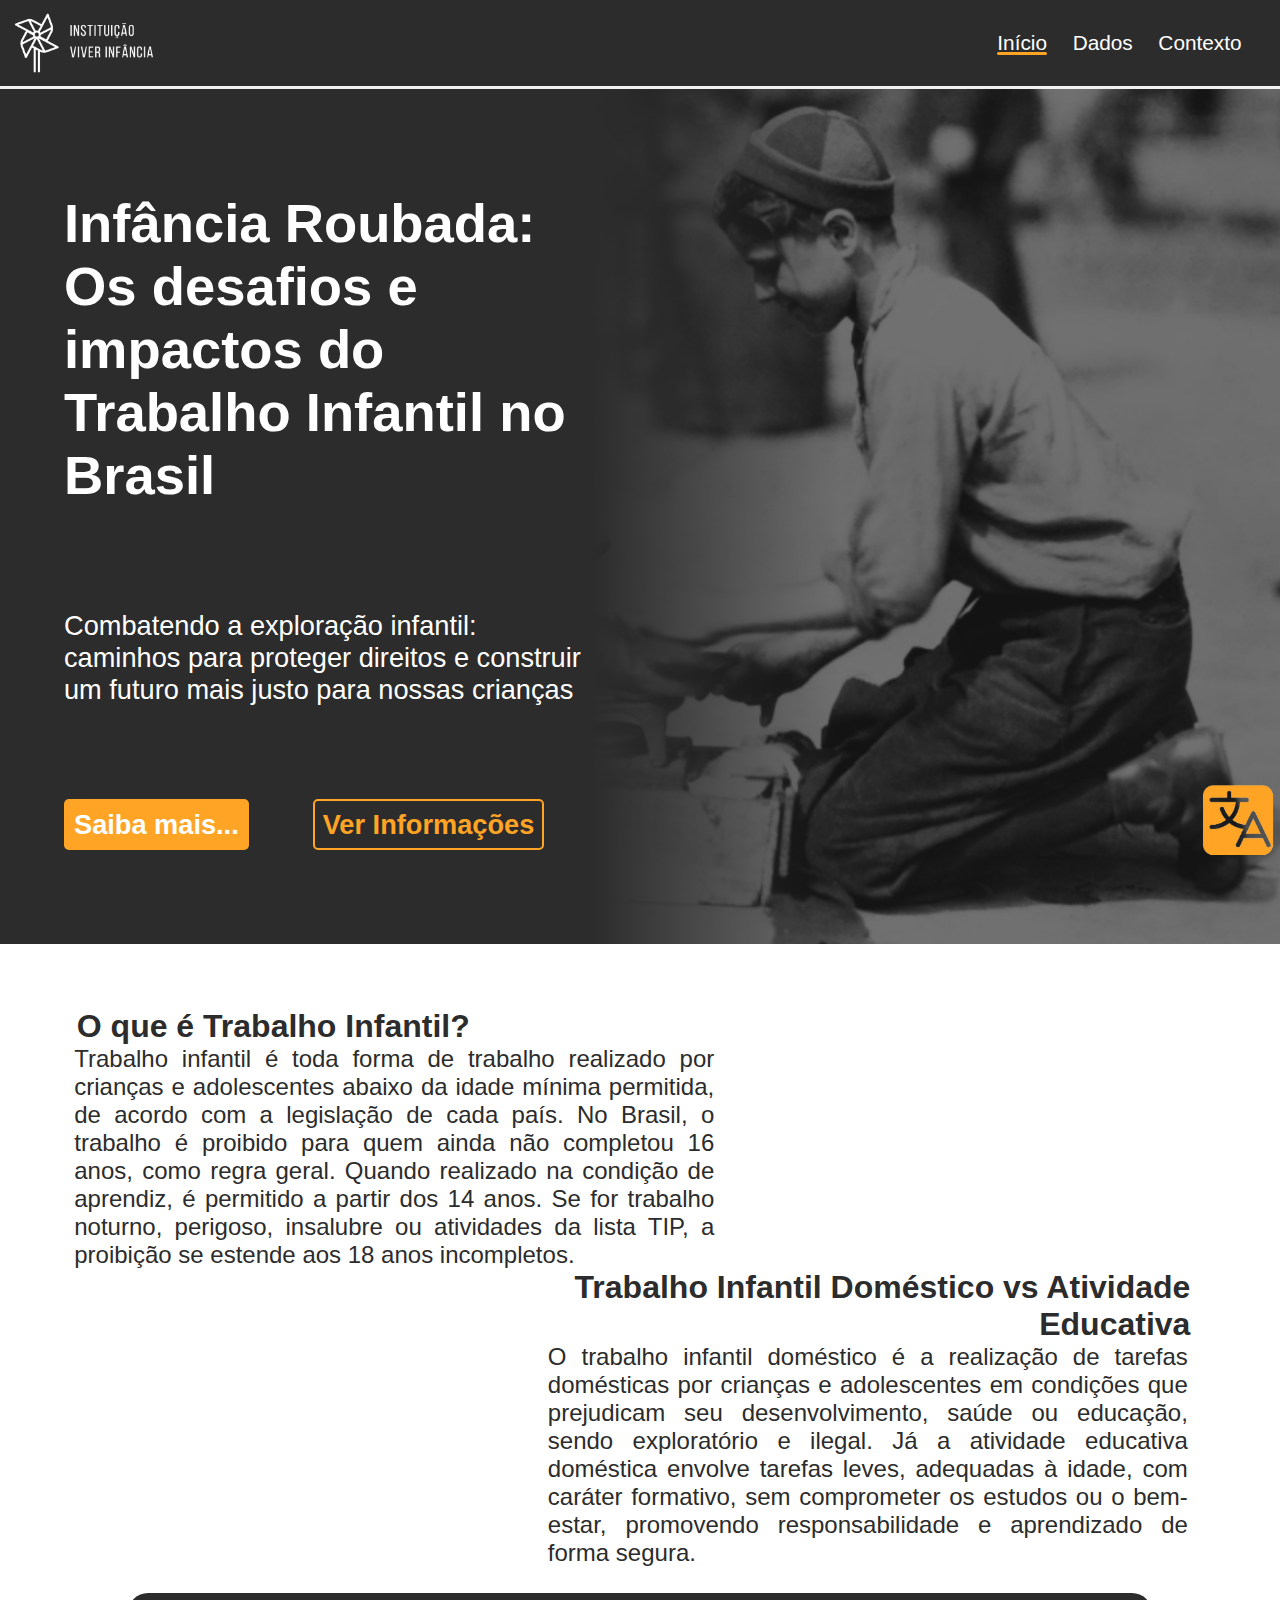
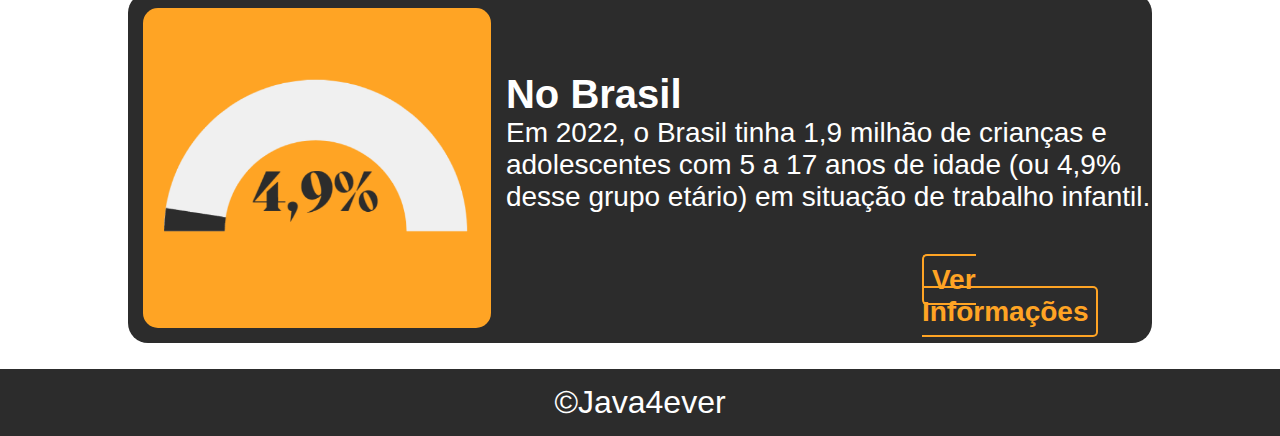
<file: index.html>
<!DOCTYPE html>
<html lang="pt-br">

<head>
  <meta charset="UTF-8">
  <meta name="viewport" content="width=device-width, initial-scale=1.0">
  <title>Início</title>
  <link rel="stylesheet" href="css/style.css">
  <link rel="shortcut icon" href="img/icon.png" type="imagen/x-icon">
</head>

<body>
  <nav>
    <img src="img/logo_marca.png" alt="logo e o nome da marca">
    <ul>
      <li class="ativo">Início</li>
      <li><a href="dados.html">Dados</a></li>
      <li><a href="contexto.html">Contexto</a></li>
    </ul>
  </nav>

  <div class="linha"></div>
  <div class="banner">
    <div class="ladoEsq">

      <h1>Infância Roubada: Os desafios e impactos do Trabalho Infantil no Brasil</h1>

      <p>Combatendo a exploração infantil: caminhos para proteger direitos e construir um futuro mais justo para nossas
        crianças</p>

      <div class="botoes">
        <div class="SaiMais"><a href="contexto.html">Saiba mais...</a></div>
        <div class="verInfo"><a href="dados.html">Ver Informações</a></div>
      </div>

    </div>
    <img src="img/banner01.png" alt="">
  </div>

  <main>
    <div class="linhaIni">
      <div class="txt">
        <h1>O que é Trabalho Infantil?</h1>
        <p>Trabalho infantil é toda forma de trabalho realizado por crianças e adolescentes abaixo da idade mínima
          permitida, de acordo com a legislação de cada país. No Brasil, o trabalho é proibido para quem ainda não
          completou 16 anos, como regra geral. Quando realizado na condição de aprendiz, é permitido a partir dos 14
          anos.
          Se for trabalho noturno, perigoso, insalubre ou atividades da lista TIP, a proibição se estende aos 18 anos
          incompletos.</p>
      </div>
    </div>
    <div class="linhaFinal">
      <div class="txt">
        <h1>Trabalho Infantil Doméstico vs Atividade Educativa</h1>
        <p>O trabalho infantil doméstico é a realização de tarefas domésticas por crianças e adolescentes em condições
          que
          prejudicam seu desenvolvimento, saúde ou educação, sendo exploratório e ilegal. Já a atividade educativa
          doméstica envolve tarefas leves, adequadas à idade, com caráter formativo, sem comprometer os estudos ou o
          bem-estar, promovendo responsabilidade e aprendizado de forma segura.</p>
      </div>
    </div>
  </main>
  <section>
    <div class="grfc">
      <img src="img/4,9.png" alt="">
      <div class="lado">
        <h1>No Brasil</h1>
        <p>Em 2022, o Brasil tinha 1,9 milhão de
          crianças e adolescentes com 5 a 17
          anos de idade (ou 4,9% desse grupo
          etário) em situação de trabalho infantil.</p>
        <div class="botoes">
          <div class="verInfo"><a href="dados.html">Ver Informações</a></div>
        </div>
      </div>
    </div>
  </section>
  <footer>
    <p>©Java4ever</p>
  </footer>
  <div class="icone">
    <a href="home.html"><img src="img/icone de traduzir.png" alt="icone"></a>
  </div>
</body>

</html>
</file>
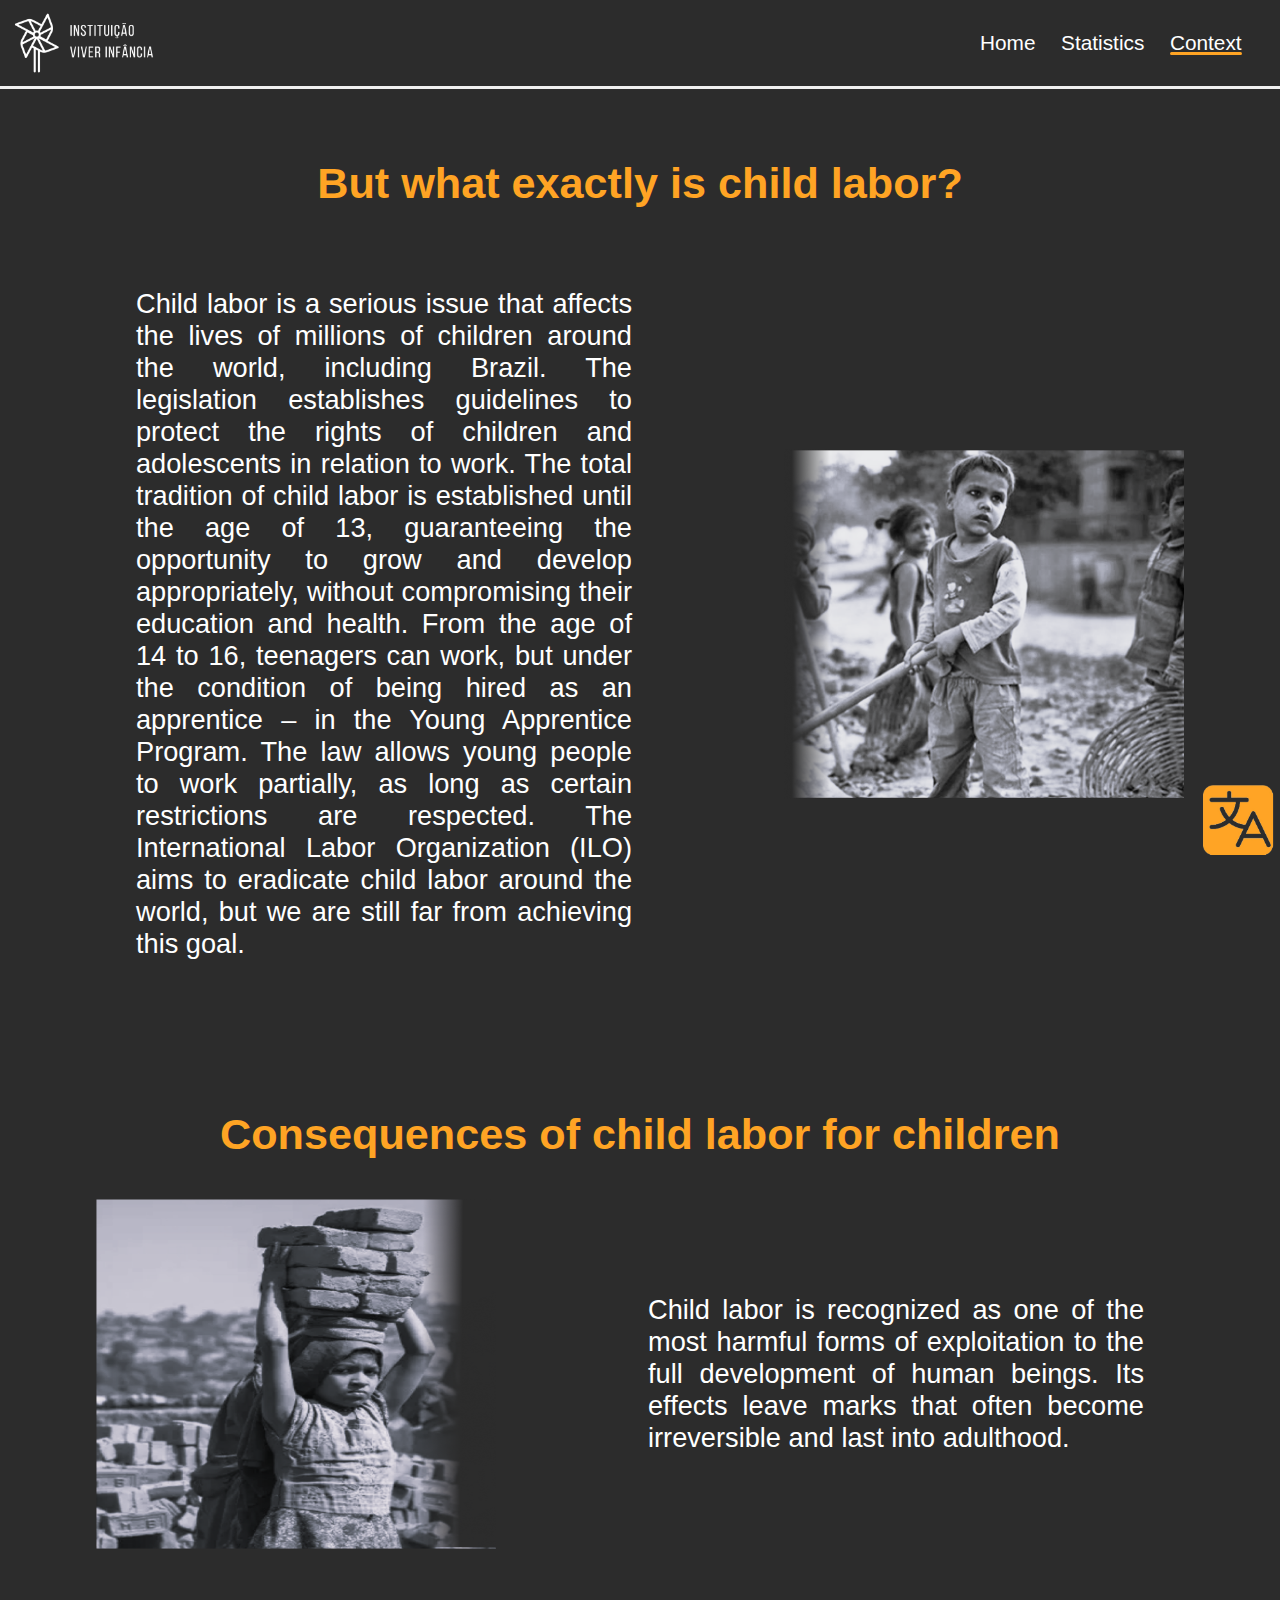
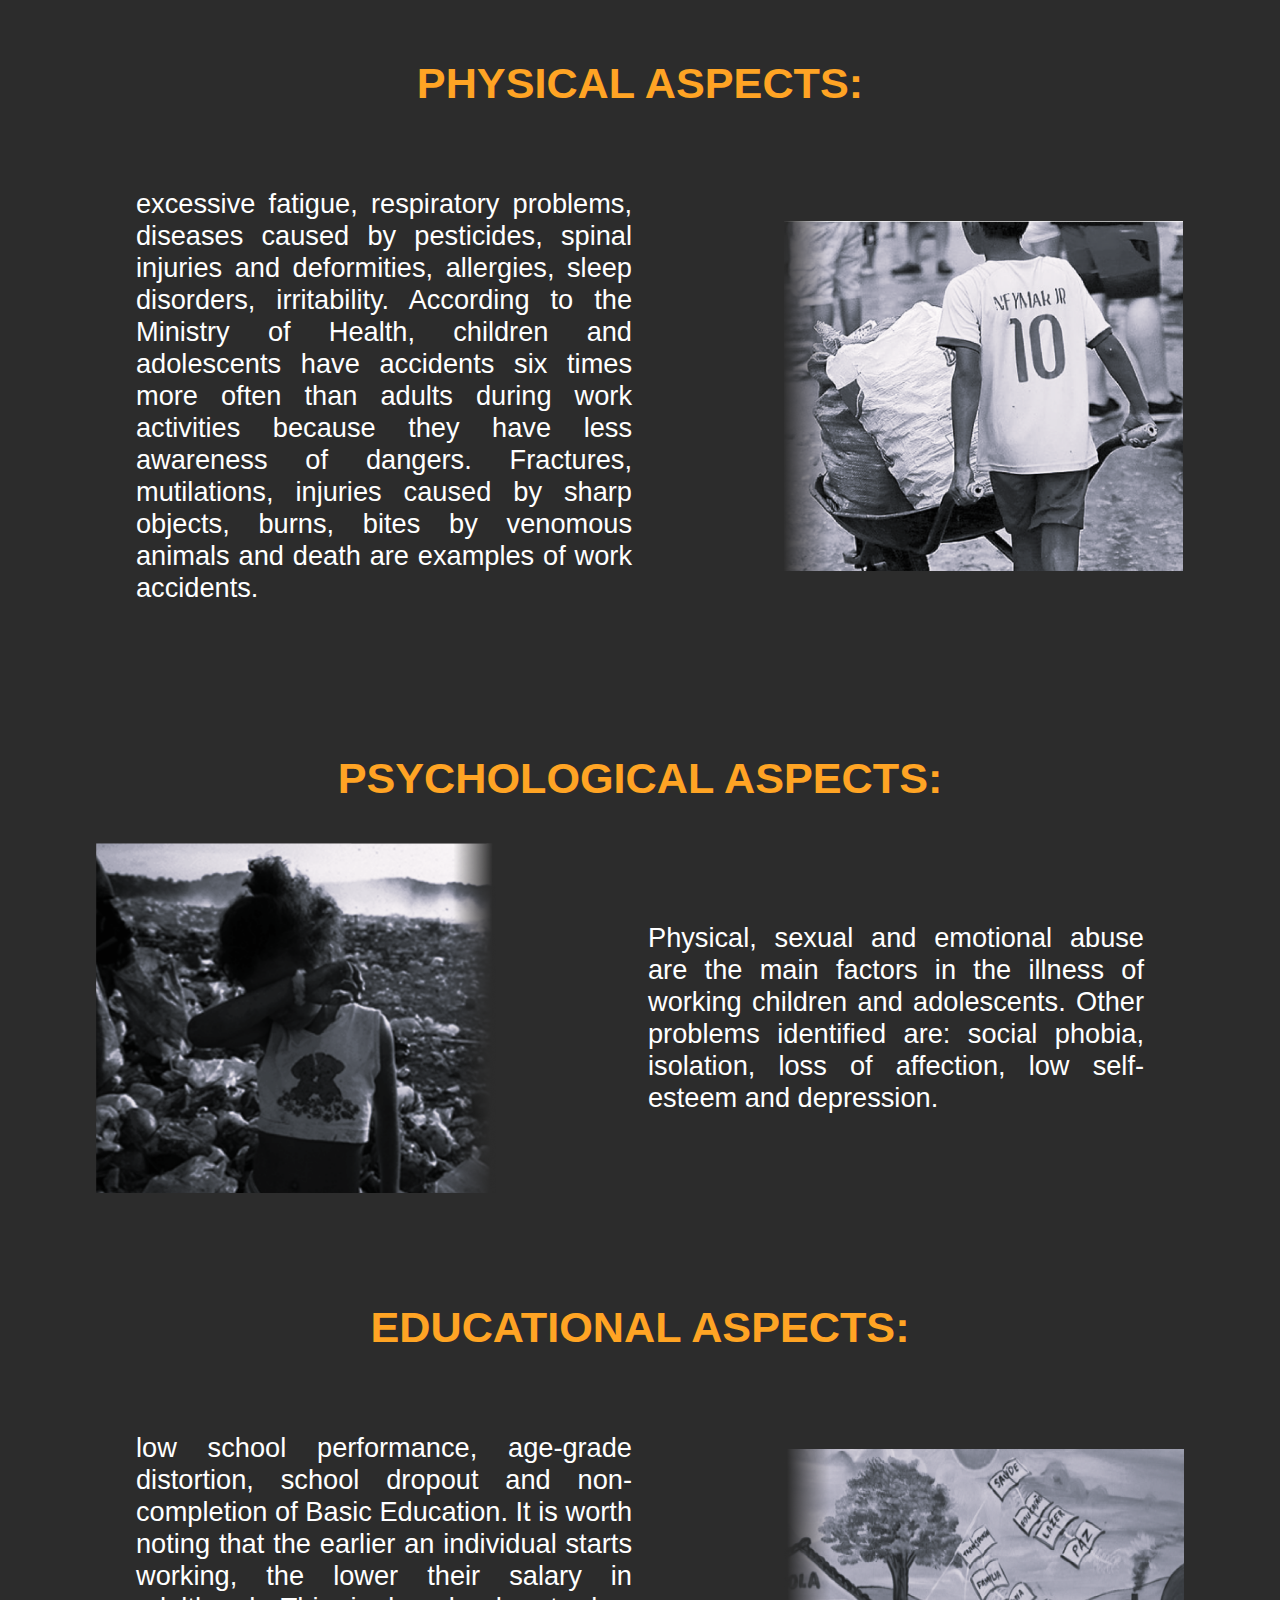
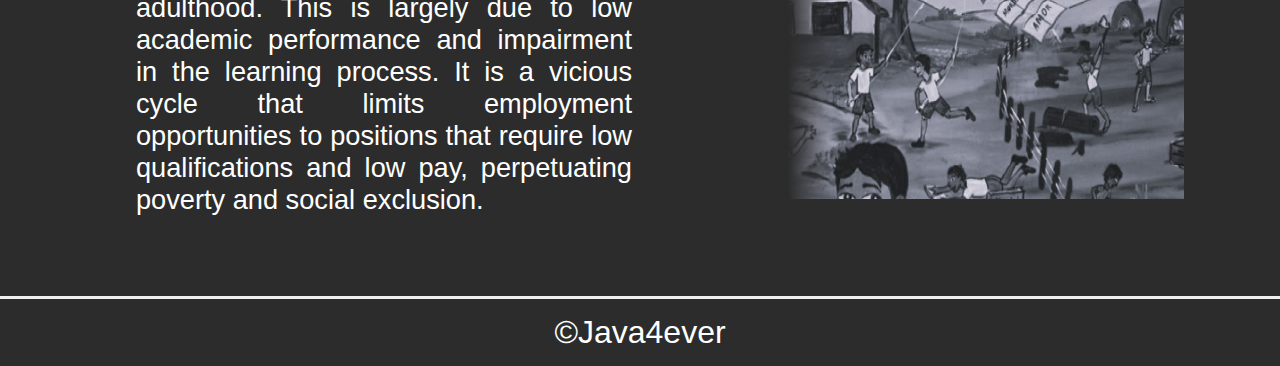
<file: context.html>
<!DOCTYPE html>
<html lang="en">

<head>
    <meta charset="UTF-8">
    <meta name="viewport" content="width=device-width, initial-scale=1.0">
    <title>Context</title>
    <link rel="stylesheet" href="css/eduarda.css">
    <link rel="shortcut icon" href="img/icon.png" type="imagen/x-icon">
</head>

<body>
    <nav>
        <img src="img/logo_marca.png" alt="logo e o nome da marca">
        <ul>
            <li><a href="home.html">Home</a></li>
            <li><a href="statistics.html">Statistics</a></li>
            <li class="ativo">Context</li>
        </ul>
    </nav>
    <div class="linha"></div>

    <h1>But what exactly is child labor?</h1>
    <div class="t1">
        <div class="txt">
            <p>Child labor is a serious issue that affects the lives of millions of children around the world, including
                Brazil. The legislation establishes guidelines to protect the rights of children and adolescents in
                relation to work. The total tradition of child labor is established until the age of 13, guaranteeing
                the opportunity to grow and develop appropriately, without compromising their education and health. From
                the age of 14 to 16, teenagers can work, but under the condition of being hired as an apprentice – in
                the Young Apprentice Program. The law allows young people to work partially, as long as certain
                restrictions are respected. The International Labor Organization (ILO) aims to eradicate child labor
                around the world, but we are still far from achieving this goal.
            </p>
        </div>
        <img src="img/t1.png" alt="criança triste">
    </div>


    <h1>Consequences of child labor for children</h1>
    <div class="t1">
        <img src="img/t2.png" alt="criança trabalhando em construção">
        <div class="txt">
            <p class="t2">Child labor is recognized as one of the most harmful forms of exploitation to the full
                development of human beings. Its effects leave marks that often become irreversible and last into
                adulthood.</p>
        </div>
    </div>
    <h1>PHYSICAL ASPECTS:</h1>
    <div class="t1">
        <div class="txt">
            <p class="t3">
                excessive fatigue, respiratory problems, diseases caused by pesticides, spinal injuries and deformities,
                allergies, sleep disorders, irritability. According to the Ministry of Health, children and adolescents
                have accidents six times more often than adults during work activities because they have less awareness
                of dangers. Fractures, mutilations, injuries caused by sharp objects, burns, bites by venomous animals
                and death are examples of work accidents.
            </p>
        </div>
        <img src="img/t3.png" alt="criança trabalhando na rua">
    </div>



    <h1>PSYCHOLOGICAL ASPECTS:</h1>

    <div class="t1">
        <img src="img/t4.png" alt="criança chorando em meios de trabalho">
        <div class="txt">
            <p class="t4">Physical, sexual and emotional abuse are the main factors in the illness of working children
                and adolescents. Other problems identified are: social phobia, isolation, loss of affection, low
                self-esteem and depression.
            </p>
        </div>
    </div>


    <h1>EDUCATIONAL ASPECTS:</h1>
    <div class="t1">
        <div class="txt">
            <p class="t5">low school performance, age-grade distortion, school dropout and non-completion of Basic
                Education. It is worth noting that the earlier an individual starts working, the lower their salary in
                adulthood. This is largely due to low academic performance and impairment in the learning process. It is
                a vicious cycle that limits employment opportunities to positions that require low qualifications and
                low pay, perpetuating poverty and social exclusion.
            </p>
        </div>
        <img src="img/t5.png" alt="desenho de crianças brincando">
    </div>
    <div class="linha"></div>
    <footer>
        <p>©Java4ever</p>
    </footer>
    <div class="icone">
        <a href="contexto.html"><img src="img/icone de traduzir.png" alt="icone"></a>
    </div>
</body>

</html>
</file>
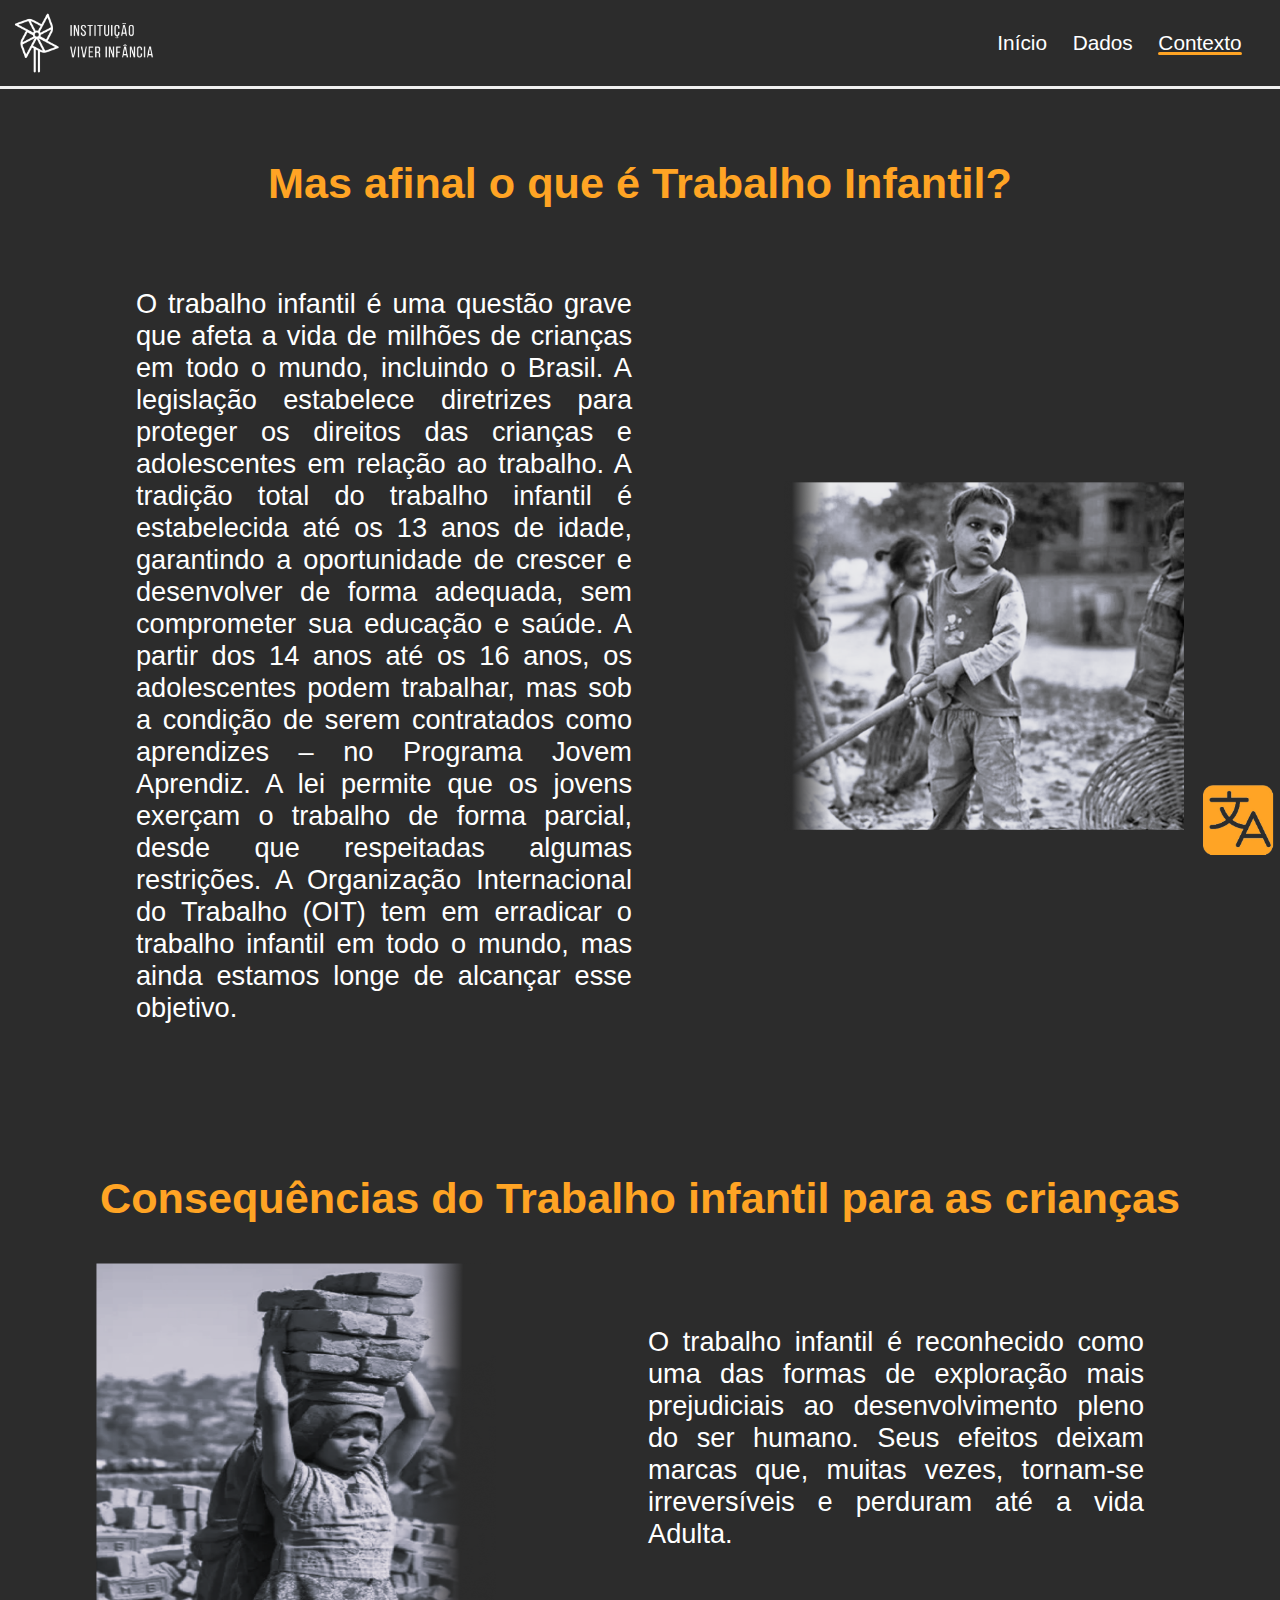
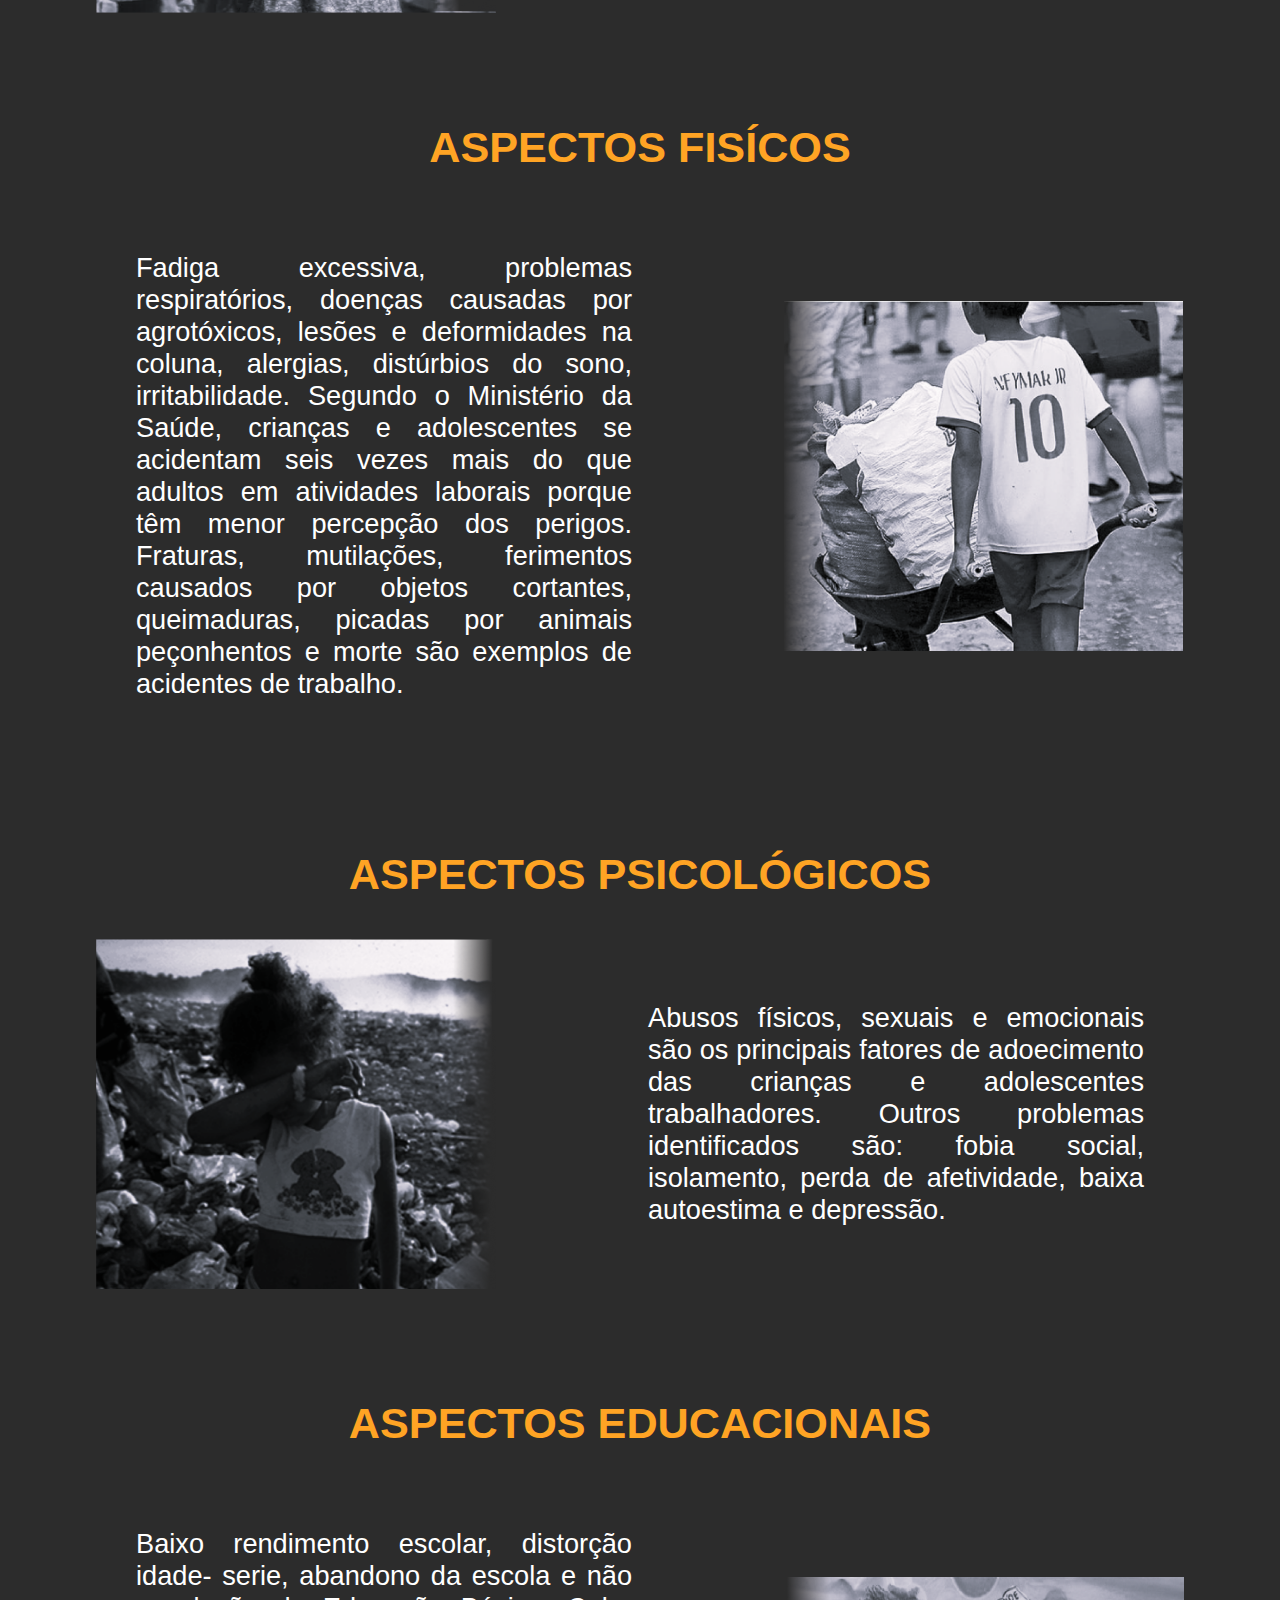
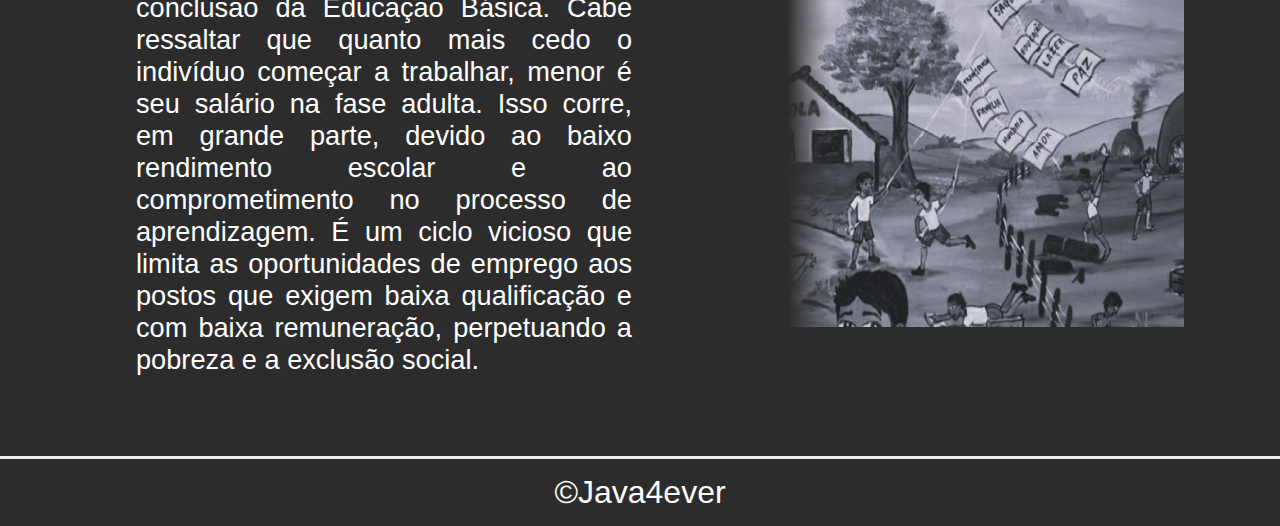
<file: contexto.html>
<!DOCTYPE html>
<html lang="pt-br">

<head>
    <meta charset="UTF-8">
    <meta name="viewport" content="width=device-width, initial-scale=1.0">
    <title>Contexto</title>
    <link rel="stylesheet" href="css/eduarda.css">
    <link rel="shortcut icon" href="img/icon.png" type="imagen/x-icon">
</head>

<body>
    <nav>
        <img src="img/logo_marca.png" alt="logo e o nome da marca">
        <ul>
            <li><a href="index.html">Início</a></li>
            <li><a href="dados.html">Dados</a></li>
            <li class="ativo">Contexto</li>
        </ul>
    </nav>
    <div class="linha"></div>

    <h1> Mas afinal o que é Trabalho Infantil?</h1>
    <div class="t1">
        <div class="txt">
            <p>O trabalho infantil é uma questão grave que afeta a
                vida de milhões de crianças em todo o mundo,
                incluindo o Brasil. A legislação estabelece diretrizes
                para proteger os direitos das crianças e adolescentes
                em relação ao trabalho. A tradição total do trabalho
                infantil é estabelecida até os 13 anos de idade,
                garantindo a oportunidade de crescer e desenvolver de
                forma adequada, sem comprometer sua educação e
                saúde. A partir dos 14 anos até os 16 anos, os
                adolescentes podem trabalhar, mas sob a condição
                de serem contratados como aprendizes – no Programa
                Jovem Aprendiz. A lei permite que os jovens exerçam o
                trabalho de forma parcial, desde que respeitadas
                algumas restrições. A Organização Internacional do
                Trabalho (OIT) tem em erradicar o trabalho infantil em
                todo o mundo, mas ainda estamos longe de alcançar
                esse objetivo.

            </p>
        </div>
        <img src="img/t1.png" alt="criança triste">
    </div>


    <h1> Consequências do Trabalho infantil para as crianças</h1>
    <div class="t1">
        <img src="img/t2.png" alt="criança trabalhando em construção">
        <div class="txt">
            <p class="t2">O trabalho infantil é reconhecido como
                uma das formas de exploração mais
                prejudiciais ao desenvolvimento pleno do
                ser humano. Seus efeitos deixam marcas
                que, muitas vezes, tornam-se
                irreversíveis e perduram até a vida
                Adulta. </p>
        </div>
    </div>
    <h1>ASPECTOS FISÍCOS</h1>
    <div class="t1">
        <div class="txt">
            <p class="t3"> Fadiga excessiva, problemas respiratórios,
                doenças causadas por agrotóxicos, lesões e
                deformidades na coluna, alergias, distúrbios do
                sono, irritabilidade. Segundo o Ministério da Saúde,
                crianças e adolescentes se acidentam seis vezes
                mais do que adultos em atividades laborais
                porque têm menor percepção dos perigos.
                Fraturas, mutilações, ferimentos causados por
                objetos cortantes, queimaduras, picadas por
                animais peçonhentos e morte são exemplos de
                acidentes de trabalho.

            </p>
        </div>
        <img src="img/t3.png" alt="criança trabalhando na rua">
    </div>



    <h1>ASPECTOS PSICOLÓGICOS</h1>

    <div class="t1">
        <img src="img/t4.png" alt="criança chorando em meios de trabalho">
        <div class="txt">
            <p class="t4">Abusos físicos, sexuais e emocionais são
                os principais fatores de adoecimento
                das crianças e adolescentes
                trabalhadores. Outros problemas
                identificados são: fobia social,
                isolamento, perda de afetividade, baixa
                autoestima e depressão.
            </p>
        </div>
    </div>


    <h1>ASPECTOS EDUCACIONAIS</h1>
    <div class="t1">
        <div class="txt">
            <p class="t5">Baixo rendimento escolar, distorção idade-
                serie, abandono da escola e não conclusão da
                Educação Básica. Cabe ressaltar que quanto
                mais cedo o indivíduo começar a trabalhar,
                menor é seu salário na fase adulta. Isso corre,
                em grande parte, devido ao baixo rendimento
                escolar e ao comprometimento no processo
                de aprendizagem. É um ciclo vicioso que
                limita as oportunidades de emprego aos
                postos que exigem baixa qualificação e com
                baixa remuneração, perpetuando a pobreza e
                a exclusão social.

            </p>
        </div>
        <img src="img/t5.png" alt="desenho de crianças brincando">
    </div>
    <div class="linha"></div>
    <footer>
        <p>©Java4ever</p>
    </footer>
    <div class="icone">
        <a href="context.html"><img src="img/icone de traduzir.png" alt="icone"></a>
    </div>
</body>

</html>
</file>
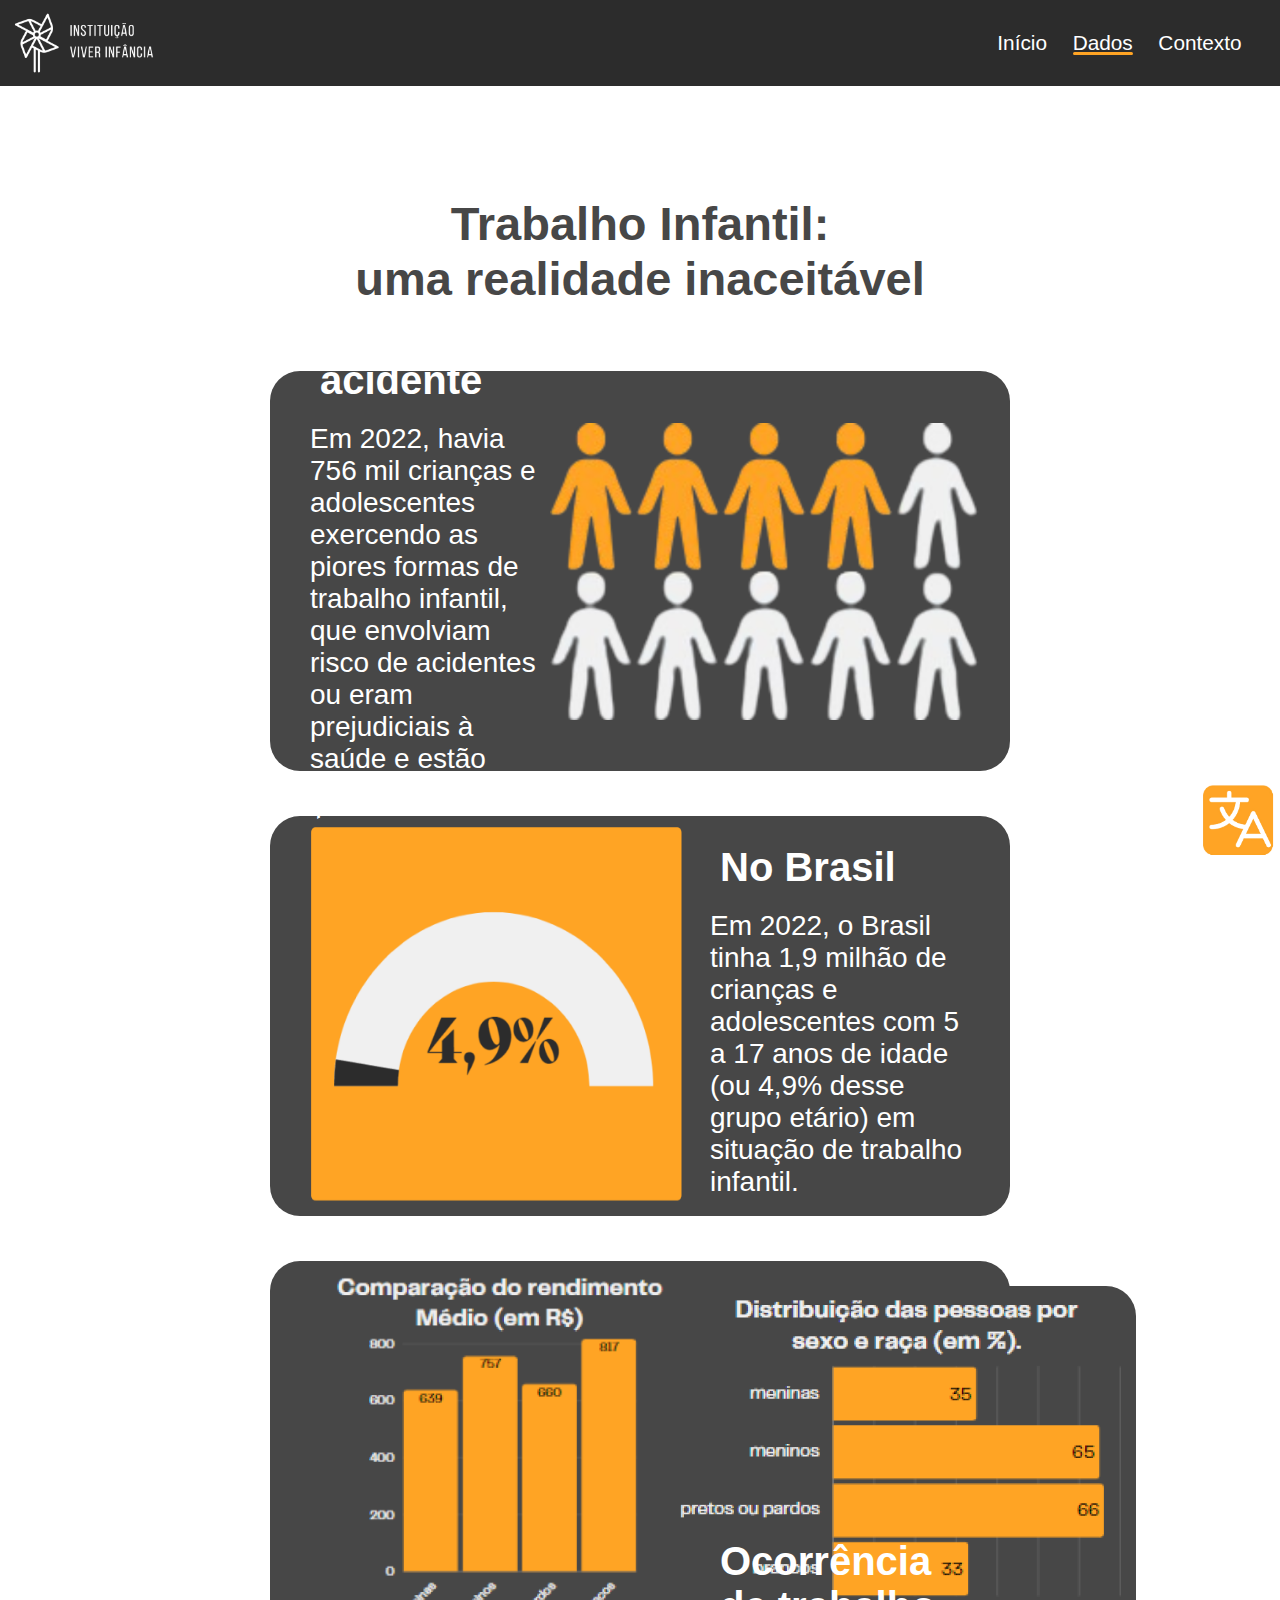
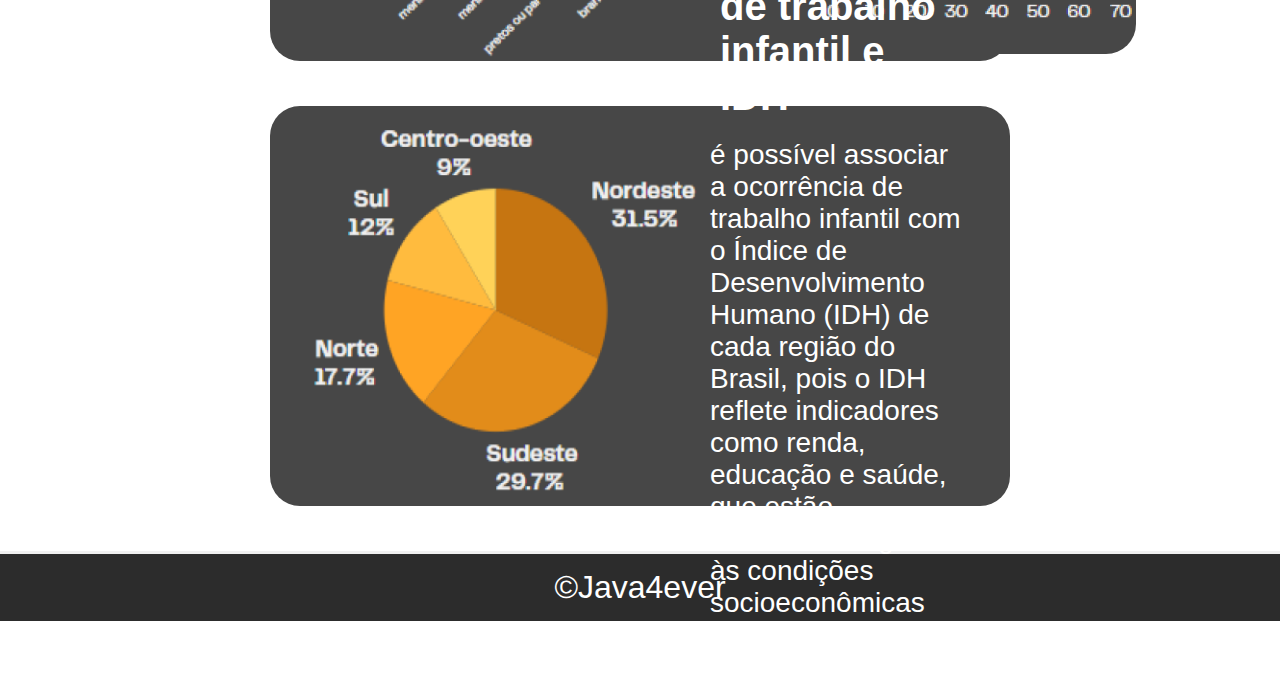
<file: dados.html>
<!DOCTYPE html>
<html lang="pt-br">

<head>
  <meta charset="UTF-8">
  <meta name="viewport" content="width=device-width, initial-scale=1.0">
  <title>Dados</title>
  <link rel="stylesheet" href="css/pedro.css">
  <link rel="shortcut icon" href="img/icon.png" type="imagen/x-icon">
</head>

<body>
  <nav>
    <img src="img/logo_marca.png" alt="logo e o nome da marca">
    <ul>
      <li><a href="index.html">Início</a></li>
      <li class="ativo">Dados</li>
      <li><a href="contexto.html">Contexto</a></li>
    </ul>
  </nav>



  <header>
    <h1>Trabalho Infantil:</h1>
    <h1>uma realidade inaceitável</h1>
  </header>


  <section>
    <div class="risco">
      <div class="txt">
        <h1>Riscos de acidente</h1>
        <p>Em 2022, havia 756 mil crianças e adolescentes exercendo as piores formas de trabalho infantil, que envolviam
          risco de acidentes ou eram prejudiciais à saúde e estão descritas na Lista TIP.</p>
      </div>
      <img src="img/pessoas.png" alt="pessoas">
    </div>


    <div class="gráfico">
      <img src="img/Captura de tela 2024-12-06 152357.png" alt="pessoas">
      <div class="txt">
        <h1>No Brasil</h1>
        <p>Em 2022, o Brasil tinha 1,9 milhão de
          crianças e adolescentes com 5 a 17
          anos de idade (ou 4,9% desse grupo
          etário) em situação de trabalho infantil.</p>
      </div>
    </div>

    <div class="gráfico">
      <img src="img/grfico.png" alt="pessoas">
      <div class="coluna"><img src="img/coluna.png" alt=""></div>
    </div>
    <div class="gráfico">
      <img src="img/pizza.png" alt="">
      <div class="txt">
        <h1>Ocorrência de trabalho infantil e IDH</h1>
        <p>é possível associar a ocorrência de trabalho infantil com o Índice de Desenvolvimento Humano (IDH) de cada
          região do Brasil, pois o IDH reflete indicadores como renda, educação e saúde, que estão diretamente ligados
          às condições socioeconômicas que favorecem o trabalho infantil.</p>
      </div>
    </div>
  </section>

  <div class="linha"></div>
  <footer>
    <p>©Java4ever</p>
  </footer>
  <div class="icone">
    <a href="statistics.html"><img src="img/icone de traduzir.png" alt="icone"></a>
  </div>
</body>

</html>
</file>
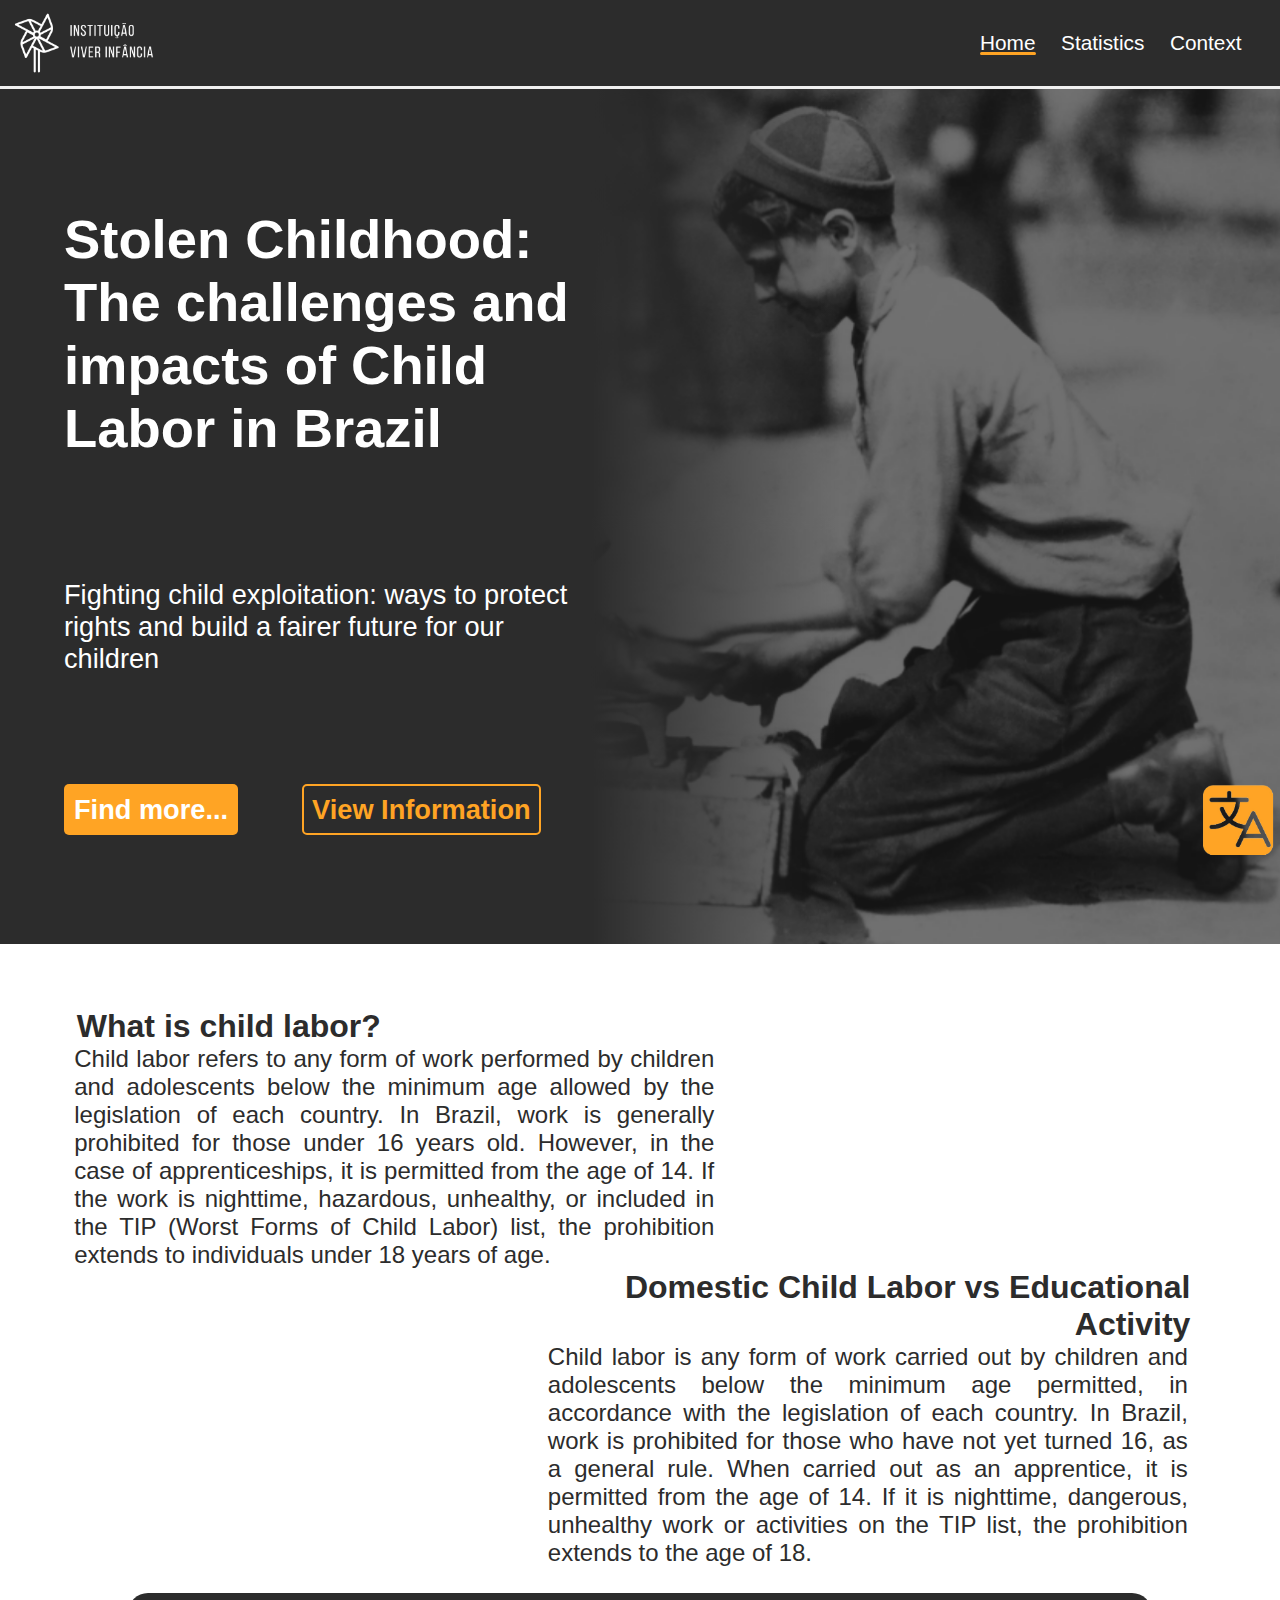
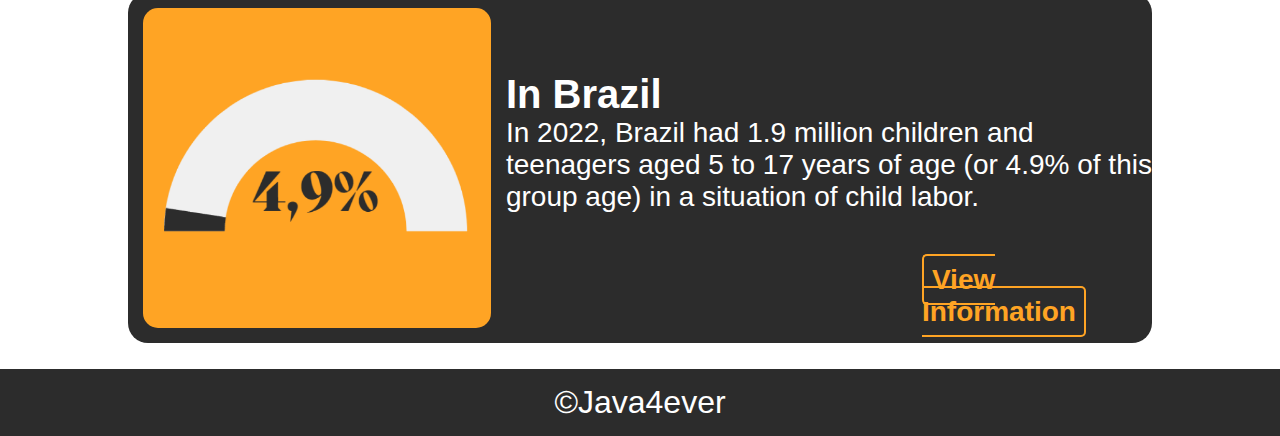
<file: home.html>
<!DOCTYPE html>
<html lang="en">

<head>
  <meta charset="UTF-8">
  <meta name="viewport" content="width=device-width, initial-scale=1.0">
  <title>Home</title>
  <link rel="stylesheet" href="css/style.css">
  <link rel="shortcut icon" href="img/icon.png" type="imagen/x-icon">
</head>

<body>
  <nav>
    <img src="img/logo_marca.png" alt="logo e o nome da marca">
    <ul>
      <li class="ativo">Home</li>
      <li><a href="statistics.html">Statistics</a></li>
      <li><a href="context.html">Context</a></li>
    </ul>
  </nav>

  <div class="linha"></div>
  <div class="banner">
    <div class="ladoEsq">

      <h1>Stolen Childhood: The challenges and impacts of Child Labor in Brazil</h1>

      <p>Fighting child exploitation: ways to protect rights and build a fairer future for our children</p>

      <div class="botoes">
        <div class="SaiMais"><a href="context.html">Find more...</a></div>
        <div class="verInfo"><a href="statistics.html">View Information</a></div>
      </div>

    </div>
    <img src="img/banner01.png" alt="">
  </div>

  <main>
    <div class="linhaIni">
      <div class="txt">
        <h1>What is child labor?</h1>
        <p>Child labor refers to any form of work performed by children and adolescents below the minimum age allowed by
          the legislation of each country. In Brazil, work is generally prohibited for those under 16 years old.
          However, in the case of apprenticeships, it is permitted from the age of 14. If the work is nighttime,
          hazardous, unhealthy, or included in the TIP (Worst Forms of Child Labor) list, the prohibition extends to
          individuals under 18 years of age.</p>
      </div>
    </div>
    <div class="linhaFinal">
      <div class="txt">
        <h1>Domestic Child Labor vs Educational Activity</h1>
        <p>Child labor is any form of work carried out by children and adolescents below the minimum age permitted, in
          accordance with the legislation of each country. In Brazil, work is prohibited for those who have not yet
          turned 16, as a general rule. When carried out as an apprentice, it is permitted from the age of 14. If it is
          nighttime, dangerous, unhealthy work or activities on the TIP list, the prohibition extends to the age of 18.
        </p>
      </div>
    </div>
  </main>
  <section>
    <div class="grfc">
      <img src="img/4,9.png" alt="">
      <div class="lado">
        <h1>In Brazil</h1>
        <p>In 2022, Brazil had 1.9 million
          children and teenagers aged 5 to 17
          years of age (or 4.9% of this group
          age) in a situation of child labor.</p>
        <div class="botoes">
          <div class="verInfo"><a href="statistics.html">View Information</a></div>
        </div>
      </div>
    </div>
  </section>
  <footer>
    <p>©Java4ever</p>
  </footer>
  <div class="icone">
    <a href="index.html"><img src="img/icone de traduzir.png" alt="icone"></a>
  </div>
</body>

</html>
</file>
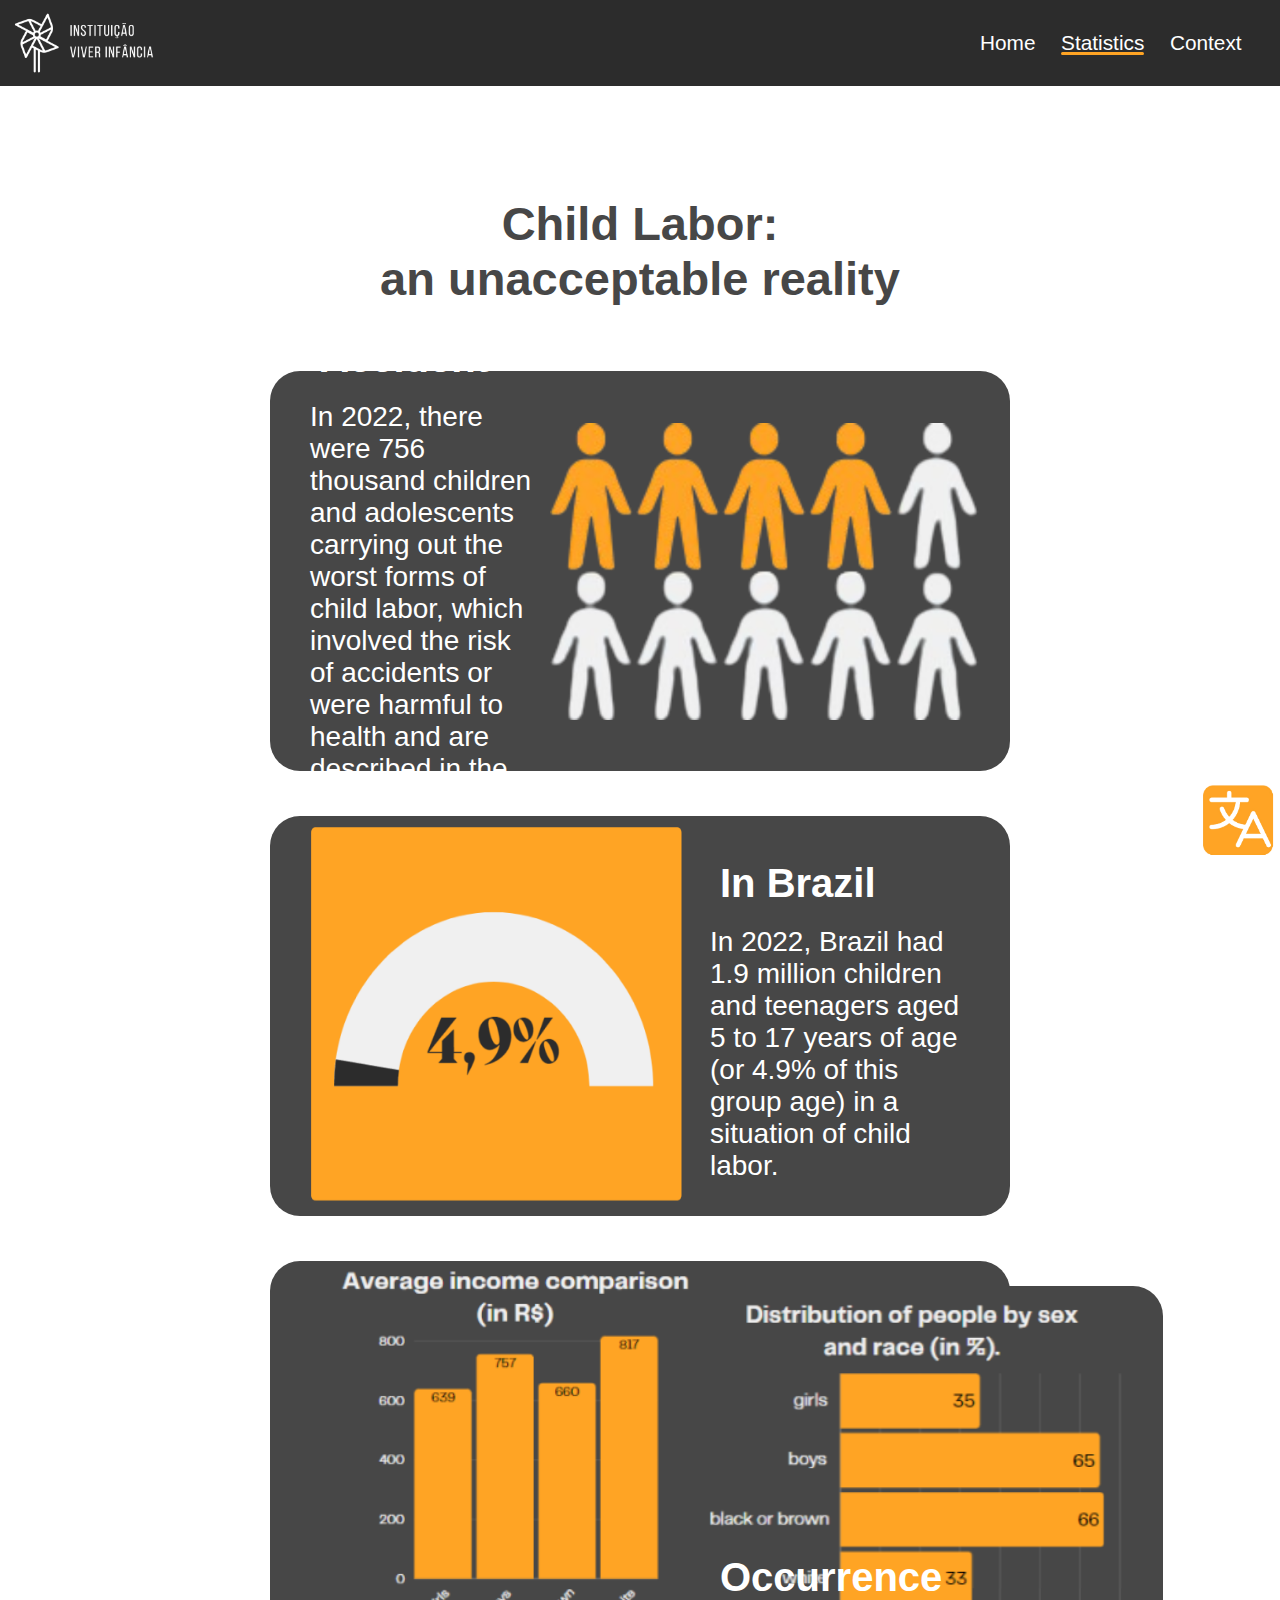
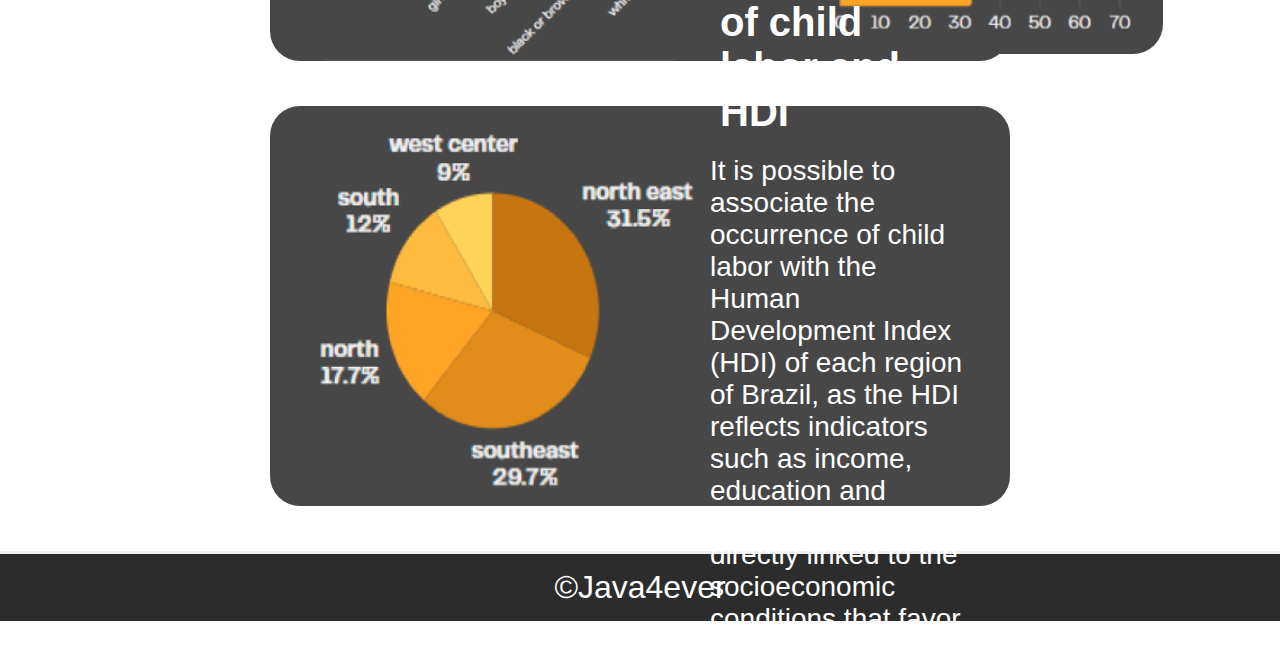
<file: statistics.html>
<!DOCTYPE html>
<html lang="en">

<head>
  <meta charset="UTF-8">
  <meta name="viewport" content="width=device-width, initial-scale=1.0">
  <title>Statistics</title>
  <link rel="stylesheet" href="css/pedro.css">
  <link rel="shortcut icon" href="img/icon.png" type="imagen/x-icon">
</head>

<body>
  <nav>
    <img src="img/logo_marca.png" alt="logo e o nome da marca">
    <ul>
      <li><a href="home.html">Home</a></li>
      <li class="ativo">Statistics</li>
      <li><a href="context.html">Context</a></li>
    </ul>
  </nav>



  <header>
    <h1>Child Labor:</h1>
    <h1>an unacceptable reality</h1>
  </header>


  <section>
    <div class="risco">
      <div class="txt">
        <h1>Accident</h1>
        <p>In 2022, there were 756 thousand children and adolescents carrying out the worst forms of child labor, which
          involved the risk of accidents or were harmful to health and are described in the TIP List.</p>
      </div>
      <img src="img/pessoas.png" alt="pessoas">
    </div>


    <div class="gráfico">
      <img src="img/Captura de tela 2024-12-06 152357.png" alt="pessoas">
      <div class="txt">
        <h1>In Brazil</h1>
        <p>In 2022, Brazil had 1.9 million
          children and teenagers aged 5 to 17
          years of age (or 4.9% of this group
          age) in a situation of child labor.</p>
      </div>
    </div>

    <div class="gráfico">
      <img src="img/grafico01ingles.png" alt="pessoas">
      <div class="coluna"><img src="img/garfico02ingles.png" alt=""></div>
    </div>
    <div class="gráfico">
      <img src="img/pizzaingles.png" alt="">
      <div class="txt">
        <h1>Occurrence of child labor and HDI</h1>
        <p>It is possible to associate the occurrence of child labor with the Human Development Index (HDI) of each
          region of Brazil, as the HDI reflects indicators such as income, education and health, which are directly
          linked to the socioeconomic conditions that favor child labor.</p>
      </div>
    </div>
  </section>

  <div class="linha"></div>
  <footer>
    <p>©Java4ever</p>
  </footer>
  <div class="icone">
    <a href="dados.html"><img src="img/icone de traduzir.png" alt="icone"></a>
  </div>
</body>

</html>
</file>
<file: css/style.css>
@import url('https://fonts.googleapis.com/css2?family=Basic&family=League+Spartan:wght@100..900&family=Playfair:ital,opsz,wght@0,5..1200,300..900;1,5..1200,300..900&display=swap');

* {
  font-family: "League Spartan", sans-serif;
  margin: 0;
  padding: 0;
  box-sizing: border-box;
  font-family: 'Arial', sans-serif;
  text-decoration: none;
  list-style: none;
  color: white;
}

body {
  overflow-x: hidden;
}

nav {
  padding-left: 1dvw;
  background-color: #2c2c2c;
  display: flex;
  align-items: center;
  justify-content: space-between;

  img {
    width: 12dvw;
  }

  ul {
    display: flex;
    font-size: 1.3rem;
    gap: 2dvw;
    margin-right: 3dvw;
  }
}

.linha {
  width: 100dvw;
  height: 3px;
  background-color: #f0f0f0;
}

.ativo {
  position: relative;
}

.ativo::after {
  position: absolute;
  bottom: 0;
  left: 0;
  content: '';
  width: 100%;
  border-bottom: 3px solid #FFA424;
  border-radius: 3px;
}

.banner {
  background-color: #2c2c2c;
  height: 95dvh;
  display: flex;
  justify-content: space-between;
  font-size: 1.7rem;

  .ladoEsq {
    padding-left: 5dvw;
    height: 100%;
    display: flex;
    flex-direction: column;
    justify-content: space-evenly;
    width: 55dvw;
  }

  p {
    font-weight: 250;
  }

}

main {
  display: flex;
  flex-direction: column;

  .txt {
    width: 100dvw;

    p,
    h1 {
      color: #2c2c2c;
      width: 50dvw;
    }

    p {
      font-size: 1.5rem;
      text-align: justify;
      margin-inline: 0.8dvw;
    }

    h1 {
      margin-inline: 1dvw;
    }
  }
}

.linhaFinal {
  margin-left: 42dvw;
  margin-bottom: 0;

  h1 {
    text-align: right;
  }
}

.linhaIni {
  margin: 5dvw;
  margin-bottom: 0;

  h1 {
    text-align: left;
  }
}

section {
  display: flex;
  justify-content: center;
  padding: 2dvw;
}

.grfc {
  display: flex;
  background-color: #2c2c2c;
  width: 80dvw;
  border-radius: 20px;
  align-items: center;

  img {
    margin: 15px;
    border-radius: 15px;
    height: 25vw;
  }

  .lado {
    display: flex;
    flex-direction: column;

    h1 {
      margin-top: 5dvw;
      font-size: 2.5rem
    }

    p {
      font-size: 1.75rem;
    }

    .botoes .verInfo {
      margin-top: 4dvw;
      font-size: 1.75rem;
      margin-left: 32.5dvw;
    }
  }
}

.botoes {
  display: flex;
  gap: 5dvw;
  font-weight: 550;

  .SaiMais a {
    background-color: #FFA424;
    padding: 10px;
    border-radius: 5px;
  }

  .verInfo a {
    color: #FFA424;
    padding: 8px;
    border-radius: 5px;
    border: 2px solid #FFA424;
  }
}

footer {
  display: flex;
  justify-content: center;
  padding: 15px;
  background-color: #2c2c2c;
  font-size: 2rem;
}
.icone{
  display: flex;
  position: fixed;
  bottom: 5dvh;   
  left: 94dvw;  
  width: 70px;
  height: 70px;
  border-radius: 20%;
}

.icone img{
  width: 70px;
  height: 70px;
}
.icone {
  transition: background-color 0.3s ease;
}

.icone:hover {
  background-color: #000000; 
}
</file>
<file: css/eduarda.css>
@import url('https://fonts.googleapis.com/css2?family=Basic&family=League+Spartan:wght@100..900&family=Playfair:ital,opsz,wght@0,5..1200,300..900;1,5..1200,300..900&display=swap');

* {
    font-family: "League Spartan", sans-serif;
    margin: 0;
    padding: 0;
    box-sizing: border-box;
    font-family: 'Arial', sans-serif;
    text-decoration: none;
    list-style: none;
    color: white;
}

body {
    overflow-x: hidden;
    background-color: #2c2c2c;
}


nav {
    padding-left: 1dvw;
    background-color: #2c2c2c;
    display: flex;
    align-items: center;
    justify-content: space-between;

    img {
        width: 12dvw;
    }

    ul {
        display: flex;
        font-size: 1.3rem;
        gap: 2dvw;
        margin-right: 3dvw;
    }
}

.linha {
    width: 100dvw;
    height: 3px;
    background-color: #f0f0f0;
}

.ativo {
    position: relative;
}

.ativo::after {
    position: absolute;
    bottom: 0;
    left: 0;
    content: '';
    width: 100%;
    border-bottom: 3px solid #FFA424;
    border-radius: 3px;
}

footer {
    display: flex;
    justify-content: center;
    padding: 15px;
    background-color: #2c2c2c;
    font-size: 2rem;
}
.icone{
  display: flex;
  position: fixed;
  bottom: 5dvh;   
  left: 94dvw;  
  width: 70px;
  height: 70px;
  border-radius: 20%;
}

.icone img{
  width: 70px;
  height: 70px;
}
.icone {
  transition: background-color 0.3s ease;
}

.icone:hover {
  background-color: #000000; 
}
h1 {
    font-size: 2.7rem;
    color: #FFA424;
    margin-top: 70px;
    justify-content: center;
    align-items: center;
    display: flex;
}

.t1 p {
    font-size: 1.7rem;
    color: #FFFFFF;
    display: flex;
    align-items: center;
    padding: 40px;
    height: 100%;
    width: 45vw;
    text-align: justify;
}

.t1 img {
    width: 400px;
    height: 350px;
}

.t1 {
    display: flex;
    padding: 40px;
    justify-content: space-around;
    align-items: center;
}
</file>
<file: css/pedro.css>
@import url('https://fonts.googleapis.com/css2?family=Basic&family=League+Spartan:wght@100..900&family=Playfair:ital,opsz,wght@0,5..1200,300..900;1,5..1200,300..900&display=swap');

* {
    font-family: "League Spartan", sans-serif;
    margin: 0;
    padding: 0;
    box-sizing: border-box;
    font-family: 'Arial', sans-serif;
    text-decoration: none;
    list-style: none;
    color: white;
}

body {
    overflow-x: hidden;
}

nav {
    padding-left: 1dvw;
    background-color: #2c2c2c;
    display: flex;
    align-items: center;
    justify-content: space-between;

    img {
        width: 12dvw;
    }

    ul {
        display: flex;
        font-size: 1.3rem;
        gap: 2dvw;
        margin-right: 3dvw;
    }
}

.linha {
    width: 100dvw;
    height: 3px;
    background-color: #f0f0f0;
}

.ativo {
    position: relative;
}

.ativo::after {
    position: absolute;
    bottom: 0;
    left: 0;
    content: '';
    width: 100%;
    border-bottom: 3px solid #FFA424;
    border-radius: 3px;
}

header {
    text-align: center;
    padding: 20px;
    margin-top: 10vh;

}

header h1 {
    margin: 0;
    color: #474747;
    font-size: 47px;


}

section {
    padding-inline: 30dvh;


}

.risco {
    display: flex;
    background-color: #474747;
    margin-top: 5dvh;
    margin-bottom: 5dvh;
    width: 100%;
    height: 400px;
    justify-content: space-between;
    align-items: center;
    padding-inline: 30px;
    border-radius: 30px;
}

.risco h1 {
    display: flex;
    margin: 10px;
    font-size: 2.5rem;

}

.risco p {
    font-size: 1.75rem;
}

.risco img {
    width: 430px;
    height: auto;
}

.txt {
    display: flex;
    flex-wrap: wrap;
    gap: 10px;
    margin: 10px;
}

.gráfico {
    display: flex;
    background-color: #474747;
    margin-bottom: 5dvh;
    width: 100%;
    height: 400px;
    justify-content: space-between;
    align-items: center;
    padding-inline: 30px;
    border-radius: 30px;
}

.gráfico h1 {
    display: flex;
    margin: 10px;
    font-size: 2.5rem;
}

.gráfico p {
    font-size: 1.75rem;
}

.gráfico img {
    width: 400px;
    height: 400px;
    border-radius: 30px;
}

.coluna {
    width: 500px;
    height: 350px;
}

.coluna img {
    width: 464px;
    height: 368px;
}

footer {
    display: flex;
    justify-content: center;
    padding: 15px;
    background-color: #2c2c2c;
    font-size: 2rem;
}.icone{
  display: flex;
  position: fixed;
  bottom: 5dvh;   
  left: 94dvw;  
  width: 70px;
  height: 70px;
  border-radius: 20%;
}

.icone img{
  width: 70px;
  height: 70px;
}
.icone {
  transition: background-color 0.3s ease;
}

.icone:hover {
  background-color: #000000; 
}
</file>
